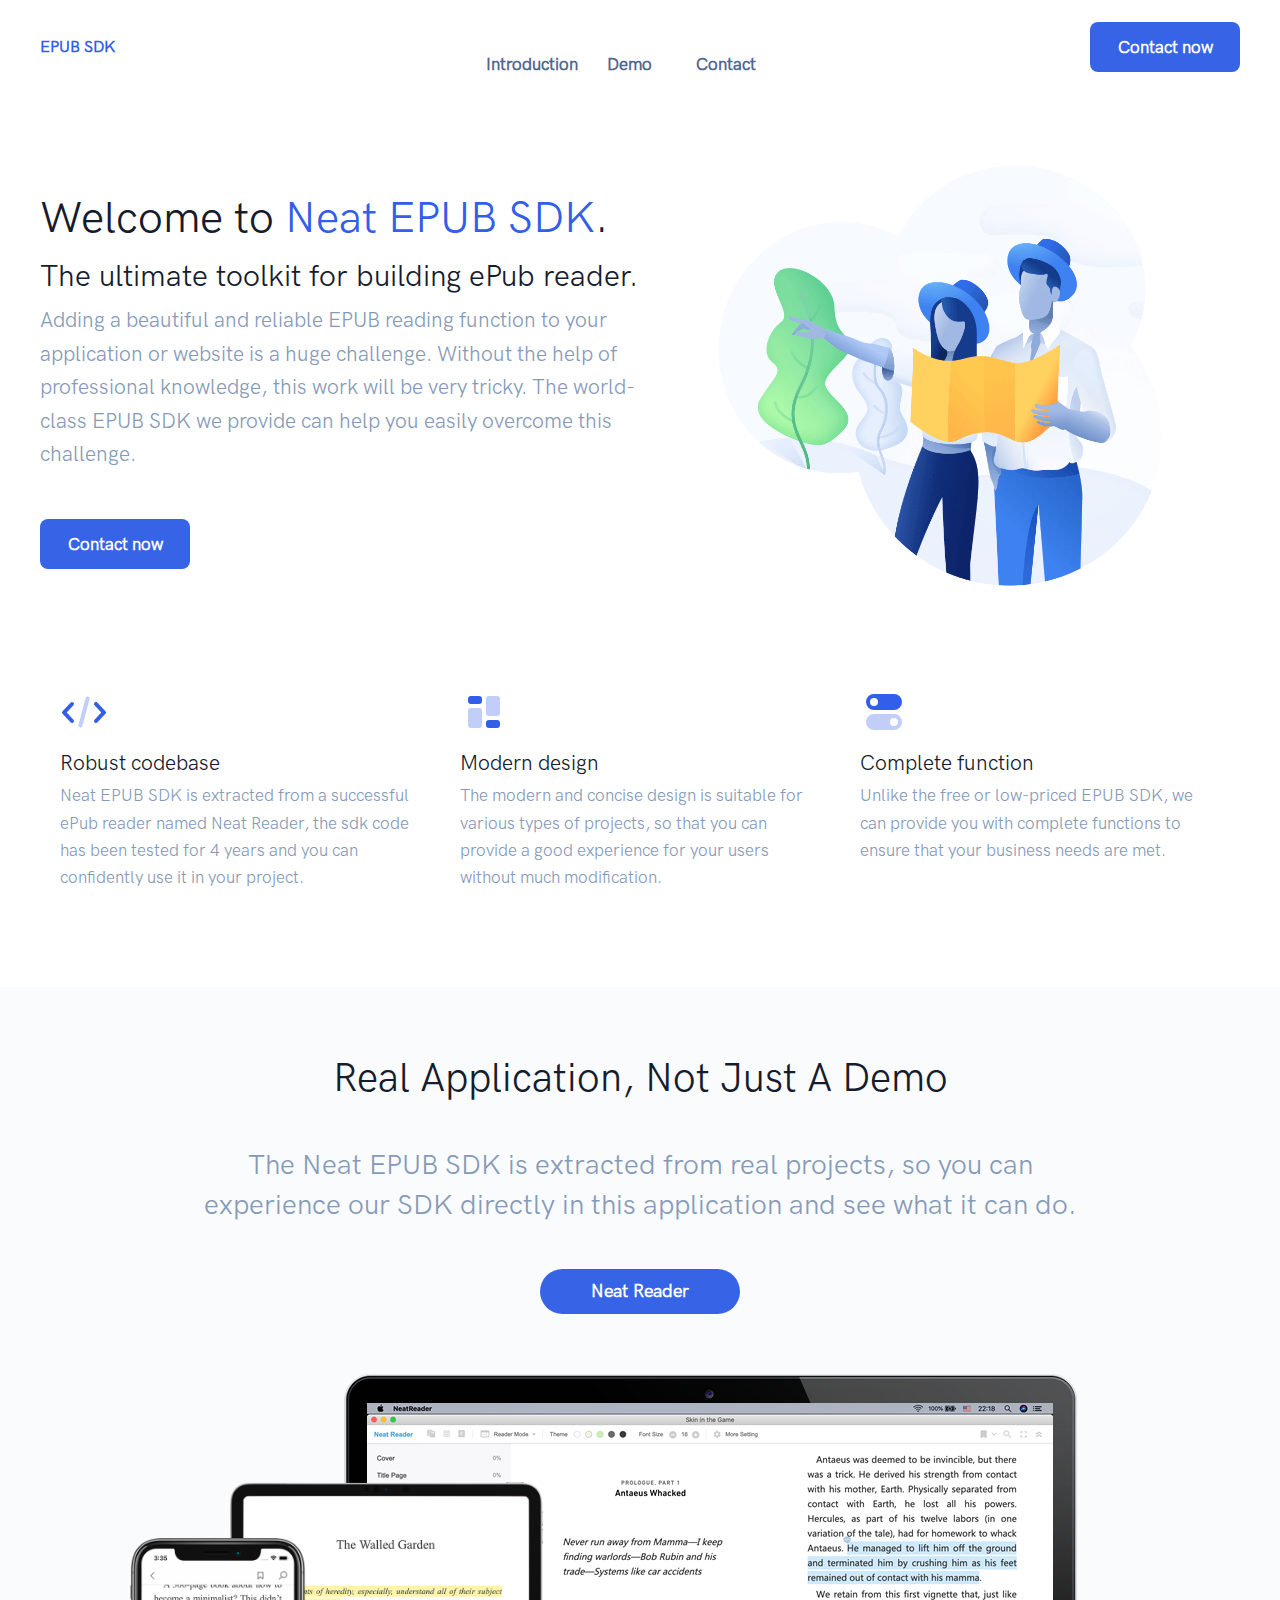
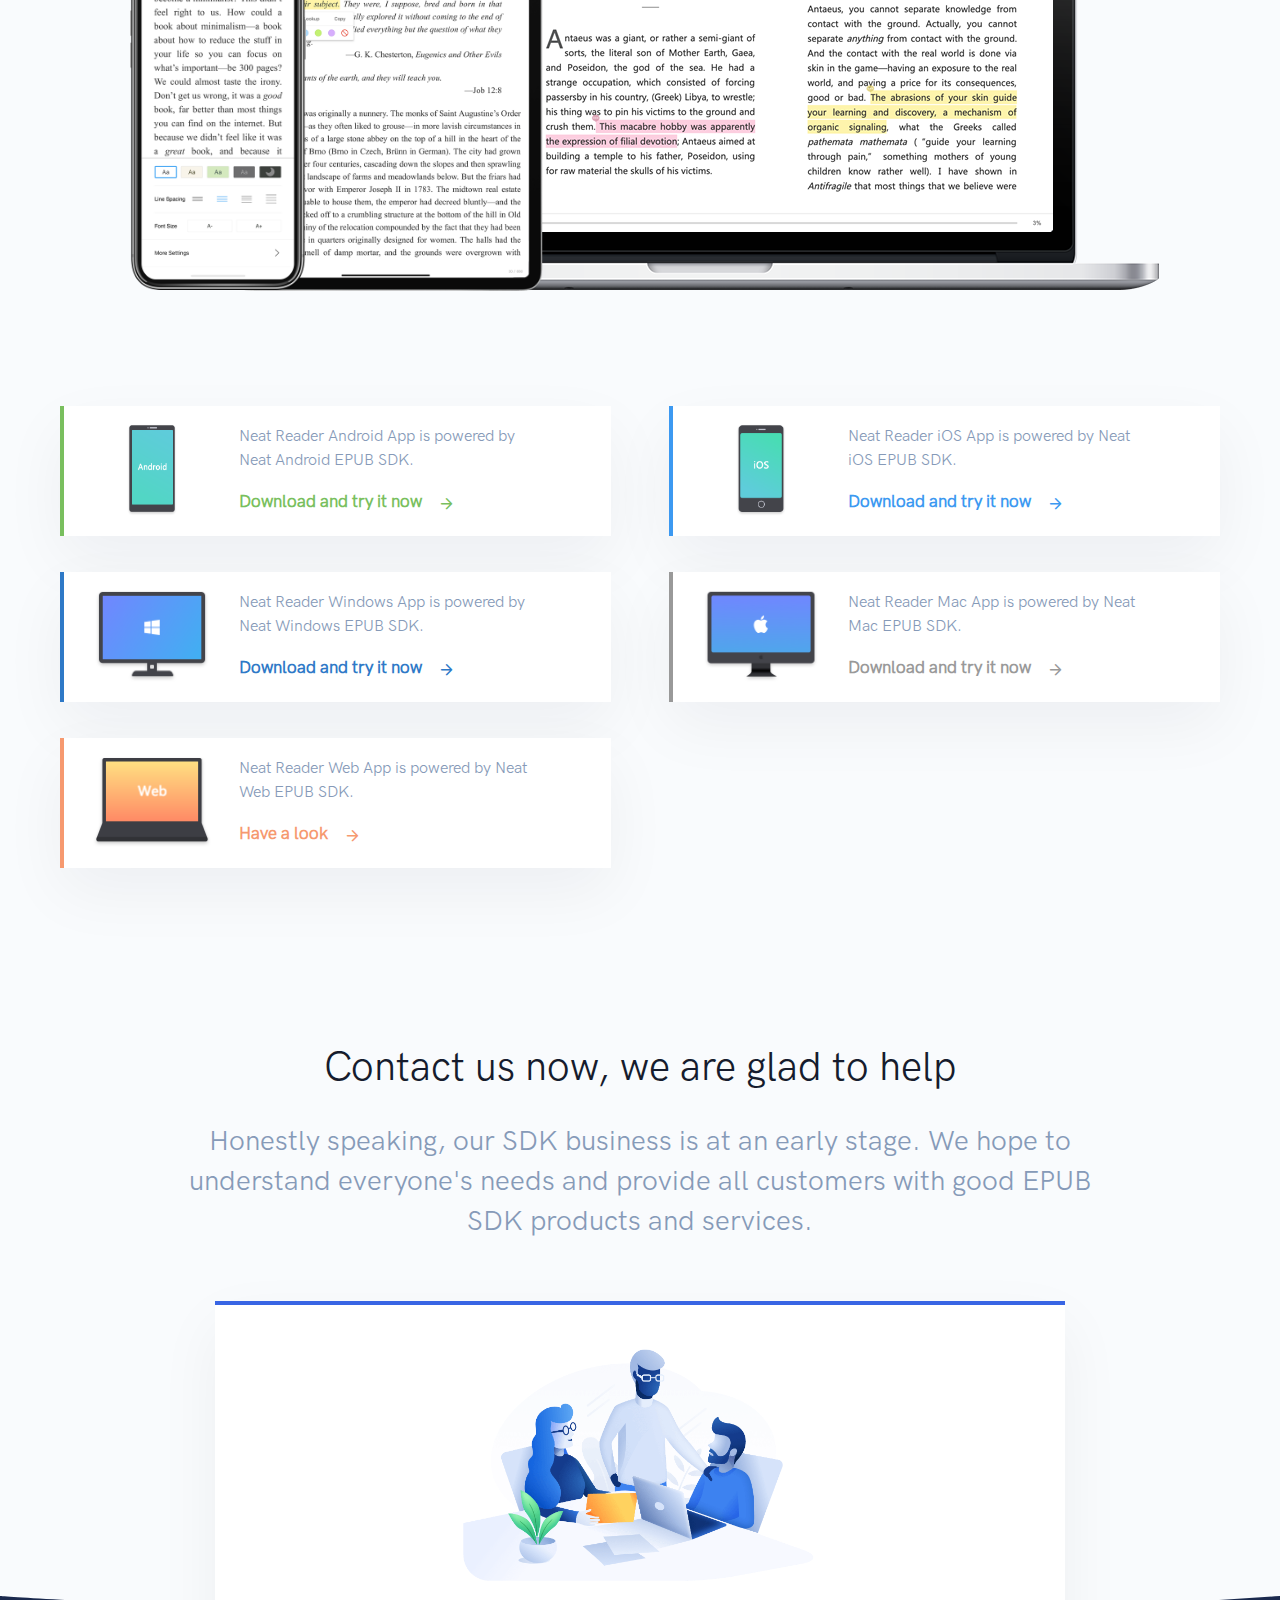
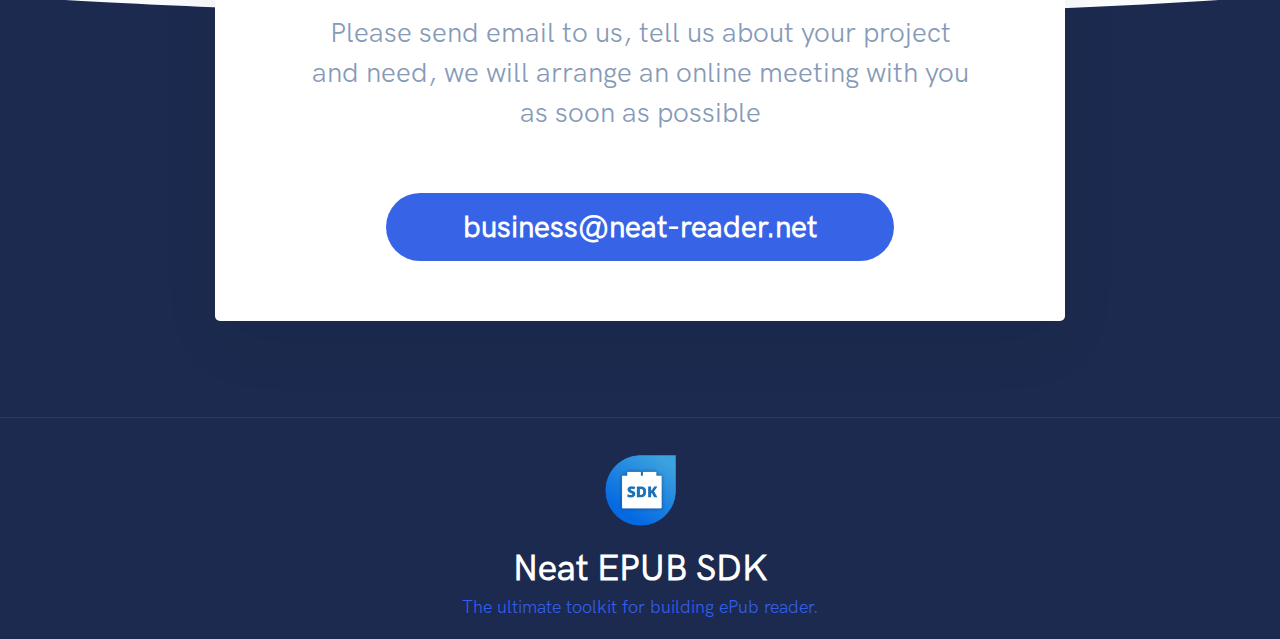
<file: index.html>
<!DOCTYPE html>
<html lang="en">
<head>
    <meta charset="UTF-8">
    <title>NEAT EPUB SDK | The Best EPUB Software Development Kit</title>
    <link rel="shortcut icon" type="image/x-icon" href="/favicon.ico?">
    <meta name="keywords"
          content="epub sdk, epub reader development, ios epub sdk, android epub sdk, web epub sdk, js epub sdk,windows epub sdk,best epub sdk,epubsdk">
    <meta name="description"
          content="Neat EPUB SDK comes from the widely acclaimed EPUB reader Neat Reader, which has withstood the test of the market and won the recognition of the majority of users. Whether you are developing an EPUB reader for Android, iOS, Web browser, or even Windows and Mac, we can provide you with corresponding solutions to help you win the success of the project.">
    <link rel="stylesheet" href="styles/index.css"/>
    <script>
        alert('Due to the adjustment of the company\'s business, SDK business is temporarily closed and the restart time is uncertain. Thank you.')
    </script>
</head>
<body>
<!--first-->
<div class="container-full">
    <div class="container">
        <section class="top-nav">
            <h1 class="logo"><a href="/">EPUB SDK</a></h1>
            <ul class="nav-wrap">
                <li class="nav-item"><a href="#category">Introduction</a></li>
<!--                <li class="nav-item"><a href="/demo/all.html">Demo</a></li>-->
                <li class="nav-item"><a href="#application-wrap">Demo</a></li>
                <li class="nav-item"><a href="#contact-wrap">Contact</a></li>
            </ul>
            <a href="#contact-wrap" class="contact-btn button">Contact now</a>
        </section>
        <section class="banner">
            <div class="center-align">
                <div class="left-info">
                    <h2 class="title">Welcome to <span>Neat EPUB SDK</span>.</h2>
                    <h3 class="sec-title">The ultimate toolkit for building ePub reader.</h3>
                    <p class="info-more">Adding a beautiful and reliable EPUB reading function to your application or
                        website is a huge challenge. Without the help of professional knowledge, this work will be very
                        tricky. The world-class EPUB SDK we provide can help you easily overcome this challenge.</p>
                    <div class="button-wrap">
                        <a href="#contact-wrap" class="info-button button">Contact now</a>
                    </div>
                </div>
                <div class="banner-img">
                    <img src="img/banner-1.png" alt="banner">
                </div>
            </div>
        </section>
        <section class="category" id="category">
            <div class="category-wrap">
                <div class="category-item">
                    <div class="icon-svg">
                        <svg width="24" height="24" viewBox="0 0 24 24" xmlns="http://www.w3.org/2000/svg">
                            <g fill="none" fill-rule="evenodd">
                                <path d="M0 0h24v24H0z"/>
                                <path d="M17.272 8.685a1 1 0 111.456-1.37l4 4.25a1 1 0 010 1.37l-4 4.25a1 1 0 01-1.456-1.37l3.355-3.565-3.355-3.565zm-10.544 0L3.373 12.25l3.355 3.565a1 1 0 01-1.456 1.37l-4-4.25a1 1 0 010-1.37l4-4.25a1 1 0 011.456 1.37z"
                                      fill="#335EEA"/>
                                <rect fill="#335EEA" opacity=".3" transform="rotate(15 12 12)" x="11" y="4" width="2"
                                      height="16" rx="1"/>
                            </g>
                        </svg>
                    </div>
                    <h3 class="item-title">Robust codebase</h3>
                    <p class="item-text">Neat EPUB SDK is extracted from a successful ePub reader named Neat Reader, the
                        sdk code has been tested for 4 years and you can confidently use it in your project.</p>
                </div>
                <div class="category-item">
                    <div class="icon-svg">
                        <svg width="24" height="24" viewBox="0 0 24 24" xmlns="http://www.w3.org/2000/svg">
                            <g fill="none" fill-rule="evenodd">
                                <path d="M0 0h24v24H0z"/>
                                <path d="M5.5 4h4A1.5 1.5 0 0111 5.5v1A1.5 1.5 0 019.5 8h-4A1.5 1.5 0 014 6.5v-1A1.5 1.5 0 015.5 4zm9 12h4a1.5 1.5 0 011.5 1.5v1a1.5 1.5 0 01-1.5 1.5h-4a1.5 1.5 0 01-1.5-1.5v-1a1.5 1.5 0 011.5-1.5z"
                                      fill="#335EEA"/>
                                <path d="M5.5 10h4a1.5 1.5 0 011.5 1.5v7A1.5 1.5 0 019.5 20h-4A1.5 1.5 0 014 18.5v-7A1.5 1.5 0 015.5 10zm9-6h4A1.5 1.5 0 0120 5.5v7a1.5 1.5 0 01-1.5 1.5h-4a1.5 1.5 0 01-1.5-1.5v-7A1.5 1.5 0 0114.5 4z"
                                      fill="#335EEA" opacity=".3"/>
                            </g>
                        </svg>
                    </div>
                    <h3 class="item-title">Modern design</h3>
                    <p class="item-text">The modern and concise design is suitable for various types of projects, so
                        that you can provide a good experience for your users without much modification.</p>
                </div>
                <div class="category-item">
                    <div class="icon-svg">
                        <svg width="24" height="24" viewBox="0 0 24 24" xmlns="http://www.w3.org/2000/svg">
                            <g fill="none" fill-rule="evenodd">
                                <path d="M0 0h24v24H0z"/>
                                <path d="M7 3h10a4 4 0 110 8H7a4 4 0 110-8zm0 6a2 2 0 100-4 2 2 0 000 4z"
                                      fill="#335EEA"/>
                                <path d="M7 13h10a4 4 0 110 8H7a4 4 0 110-8zm10 6a2 2 0 100-4 2 2 0 000 4z"
                                      fill="#335EEA" opacity=".3"/>
                            </g>
                        </svg>
                    </div>
                    <h3 class="item-title">Complete function</h3>
                    <p class="item-text">Unlike the free or low-priced EPUB SDK, we can provide you with complete
                        functions to ensure that your business needs are met.</p>
                </div>
            </div>
        </section>
    </div>
</div>
<!--second-->
<div class="container-wrap">
    <div class="container">
        <section class="application-wrap" id="application-wrap">
            <h2 class="title">Real Application, Not Just A Demo</h2>
            <h3 class="message">The Neat EPUB SDK is extracted from real projects, so you can experience our SDK
                directly in this application and see what it can do.</h3>
            <div class="button-box">
                <a href="https://www.neat-reader.com" target="_blank" class="button">Neat Reader</a>
            </div>
        </section>
        <section class="device-wrap">
            <div class="device-1">
                <img src="img/device-1.png" alt="mobile">
            </div>
            <div class="device-2">
                <img src="img/device-2.png" alt="pad">
            </div>
            <div class="device-3">
                <img src="img/device-3.png" alt="desk">
            </div>
        </section>
        <section class="device-full">
            <div class="device-item">
                <div class="device-box color-1">
                    <div class="box-left">
                        <img style="width: 50px" src="img/device-icon-1.png" alt="Android" class="device-img">
                    </div>
                    <div class="box-right">
                        <h3 class="device-title">Neat Reader Android App is powered by Neat Android EPUB SDK.</h3>
                        <a href="https://www.neat-reader.com/downloads/android" class="device-link" target="_blank">Download
                            and try it now <i class="fe fe-arrow-right ml-3"></i></a>
                    </div>
                </div>
                <div class="device-box color-2">
                    <div class="box-left">
                        <img style="width: 50px" src="img/device-icon-2.png" alt="iOS" class="device-img">
                    </div>
                    <div class="box-right">
                        <h3 class="device-title">Neat Reader iOS App is powered by Neat iOS EPUB SDK.</h3>
                        <a href="https://www.neat-reader.com/downloads/ios" class="device-link" target="_blank">Download
                            and try it now <i class="fe fe-arrow-right ml-3"></i></a>
                    </div>
                </div>
            </div>
            <div class="device-item">
                <div class="device-box color-3">
                    <div class="box-left">
                        <img src="img/device-icon-3.png" alt="Windows" class="device-img">
                    </div>
                    <div class="box-right">
                        <h3 class="device-title">Neat Reader Windows App is powered by Neat Windows EPUB SDK.</h3>
                        <a href="https://www.neat-reader.com/downloads/windows" class="device-link" target="_blank">Download
                            and try it now <i class="fe fe-arrow-right ml-3"></i></a>
                    </div>
                </div>
                <div class="device-box color-4">
                    <div class="box-left">
                        <img src="img/device-icon-4.png" alt="Mac" class="device-img">
                    </div>
                    <div class="box-right">
                        <h3 class="device-title">Neat Reader Mac App is powered by Neat Mac EPUB SDK.</h3>
                        <a href="https://www.neat-reader.com/downloads/mac" class="device-link" target="_blank">Download
                            and try it now <i class="fe fe-arrow-right ml-3"></i></a>
                    </div>
                </div>
            </div>
            <div class="device-item">
                <div class="device-box color-5">
                    <div class="box-left">
                        <img src="img/device-icon-5.png" alt="Web" class="device-img">
                    </div>
                    <div class="box-right">
                        <h3 class="device-title">Neat Reader Web App is powered by Neat Web EPUB SDK.</h3>
                        <a href="https://www.neat-reader.com/downloads/web" class="device-link" target="_blank">Have a
                            look <i class="fe fe-arrow-right ml-3"></i></a>
                    </div>
                </div>
                <div class="device-box" style="visibility: hidden"></div>
            </div>
        </section>
        <section class="contact-wrap" id="contact-wrap">
            <h2 class="contact-title">Contact us now, we are glad to help</h2>
            <p class="contact-info">Honestly speaking, our SDK business is at an early stage. We hope to understand
                everyone's needs and provide all customers with good EPUB SDK products and services.</p>
        </section>
        <section class="contact-full">
            <div class="contact-card">
                <div class="card-top">
                    <img src="img/contact-us.png" alt="contact">
                </div>
                <p class="card-info">Please send email to us, tell us about your project and need, we will arrange an
                    online meeting with you as soon as possible</p>
                <a href="mailto:business@neat-reader.net" class="card-link">business@neat-reader.net</a>
            </div>
        </section>
    </div>
</div>
<div class="container-wrap mt-n16">
    <div class="shape shape-bottom shape-fluid-x svg-shim text-dark">
        <svg viewBox="0 0 2880 48" fill="none" xmlns="http://www.w3.org/2000/svg">
            <path d="M0 48h2880V0h-720C1442.5 52 720 0 720 0H0v48z" fill="currentColor"/>
        </svg>
    </div>
</div>
<div class="pt-16 bg-dark">
    <footer class="border-gray-800-50">
        <div class="container-footer">
            <div class="footer-logo">
                <img src="img/footer-logo.png" alt="logo">
            </div>
            <h2 class="footer-title">Neat EPUB SDK</h2>
            <p class="footer-info"><a href="/demo/all.html">The ultimate toolkit for building ePub reader.</a></p>
        </div>
    </footer>
</div>
</body>
</html>
</file>
<file: styles/index.css>
@import "base.css";
@import "fonts/Feather/feather.css";
@import "fonts/HKGroteskPro/HKGroteskPro.css";

.container-full{
    width: 100%;
    background: #fff;
}
.container{
    width: 1200px;
    margin: 0 auto;
}
.container .top-nav{
    display: flex;
    flex-direction: row;
    justify-content: space-between;
    box-sizing: border-box;
    height: 50px;
    line-height: 50px;
    margin-top: 22px;
}
.container .top-nav .logo{
    flex: 0 0 88px;
    font-weight: 700;
    font-size: 16px;
    line-height: 50px;
}
.container .top-nav .nav-wrap{
    display: flex;
    flex: 0 0 330px;
    flex-direction: row;
    color: #506690;
    font-size: 17px;
    font-weight: 600;
}
.container .top-nav .nav-wrap a{
    color: #506690;
}
.container .top-nav .nav-wrap a:hover{
    color: #335eea;
}
.container .top-nav .nav-wrap .nav-item{
    flex: 1;
    text-align: center;
    list-style-type: none;
}
.container .button{
    flex: 0 0 150px;
    line-height: 50px;
    background: #3764e7;
    color: #fff;
    border-radius: 8px;
    text-align: center;
    font-size: 17px;
    font-weight: 600;
    transition: box-shadow .25s ease,transform .25s ease,-webkit-transform .25s ease;
}
.container .button:hover {
    box-shadow: 0 1rem 2.5rem rgba(22,28,45,.1),0 .5rem 1rem -.75rem rgba(22,28,45,.1)!important;
    -webkit-transform: translate3d(0,-3px,0);
    transform: translate3d(0,-3px,0);
}

.container .banner{
    padding-top: 90px;
}
.container .center-align{
    height: 430px;
    display: flex;
    flex-wrap: wrap;
    align-items: center!important;
}
.container .banner-img{
    flex: 0 0 50%;
    max-width: 50%;
    height: 100%;
    width: 100%;
    padding-right: 20px;
    padding-left: 20px;
}

.container .banner-img img{
    display: block;
    height: 100%;
    margin-left: auto;
    margin-right: auto;
}
.container .left-info{
    flex: 0 0 50%;
    max-width: 50%;
}
.container .left-info .title{
    font-weight: 400;
    font-size: 44px;
    line-height: 64px;
    color: #161C2D;
}
.container .left-info .title span{
    color: #335EEA;
}
.container .left-info .sec-title{
    font-weight: 400;
    font-size: 30px;
    line-height: 54px;
    color: #161C2D;
}
.container .left-info .info-more{
    font-weight: 400;
    font-size: 21px;
    line-height: 33.6px;
    color: #869AB8;
    margin-bottom: 48px;
}
.container .left-info .button-wrap{
    display: flex;
    flex-direction: row;
    height: 50px;
}

.container .category{
    padding-top: 96px;
    padding-bottom: 96px;
}
.container .category-wrap{
    display: flex;
    flex-direction: row;
}
.container .category-item{
    display: flex;
    flex-direction: column;
    flex: 1;
    padding: 0 20px;
}
.container .category-item .icon-svg{
    color: #335eea;
    margin-bottom: 12px;
}
.container .category-item .icon-svg > svg{
    width: 48px;
    height: 48px;
}
.container .category-item .item-title{
    line-height: 1.4;
    margin-bottom: 5px;
}
.container .category-item .item-text{
    color: #869ab8;
    font-size: 17px;
    font-weight: 400;
}

.container-wrap{
    background: #f9fbfd;
}
.container .application-wrap{
    padding-top: 60px;
    padding-bottom: 60px;
}
.container .application-wrap .title{
    font-weight: 400;
    font-size: 40px;
    color: #161C2D;
    text-align: center;
    line-height: 60px;
    padding-bottom: 38px;
}
.container .application-wrap .message{
    font-size: 28px;
    font-weight: 400;
    line-height: 40px;
    color: #869AB8;
    text-align: center;
    padding-left: 150px;
    padding-right: 150px;
    padding-bottom: 44px;
}
.container .application-wrap .button-box{
    display: flex;
    flex-direction: row;
    align-items: center;
    justify-content: center;
    height: 45px;
}
.container .application-wrap .button-box .button{
    flex: 0 0 200px;
    line-height: 45px;
    background: #3764e7;
    color: #fff;
    border-radius: 40px;
    text-align: center;
    font-size: 18px;
    font-weight: 700;
    transition: box-shadow .25s ease,transform .25s ease,-webkit-transform .25s ease;
}
.container .application-wrap .button-box .button .button:hover {
    box-shadow: 0 1rem 2.5rem rgba(22,28,45,.1),0 .5rem 1rem -.75rem rgba(22,28,45,.1)!important;
    -webkit-transform: translate3d(0,-3px,0);
    transform: translate3d(0,-3px,0);
}
.container .device-wrap{
    position: relative;
    box-sizing: border-box;
    padding-left: 90px;
    padding-right: 80px;
    width: 1200px;
    height: 516px;
    margin-bottom: 116px;
}
.container .device-wrap > div{
    position: absolute;
}
.container .device-wrap > div > img{
    display: block;
    width: 100%;
}
.container .device-wrap .device-1{
    left: 90px;
    bottom: 0;
    width: 176px;
    height: 352px;
    z-index: 3;
}
.container .device-wrap .device-2{
    left: 190px;
    bottom: -34px;
    width: 313px;
    height: 442px;
    z-index: 2;
}
.container .device-wrap .device-3{
    left: 220px;
    bottom: 0;
    width: 899px;
    height: 516px;
    z-index: 1;
}

.container .device-full{
    display: flex;
    flex-direction: column;
    padding-bottom: 132px;
}
.container .device-item{
    display: flex;
    flex-direction: row;
    flex: 1;
    height: 130px;
    padding-left: 20px;
    padding-right: 20px;
    margin-bottom: 36px;
}
.container .device-item .device-box{
    position: relative;
    flex: 1;
    display: flex;
    flex-direction: row;
    padding-left: 35px;
    padding-right: 30px;
    height: 130px;
    background: #fff;
    box-shadow: 0 1.5rem 4rem rgba(22,28,45,.05);
    transition: box-shadow .25s ease,transform .25s ease,-webkit-transform .25s ease;
}
.container .device-item .device-box:before{
    content: '';
    position: absolute;
    top: 0;
    left: 0;
    width: 4px;
    height: 100%;
}
.container .device-item .device-box:hover{
    box-shadow: 0 2rem 5rem rgba(22,28,45,.1),0 .5rem 1rem -.75rem rgba(22,28,45,.05)!important;
    -webkit-transform: translate3d(0,-5px,0);
    transform: translate3d(0,-5px,0);
    cursor: pointer;
}
.container .device-item .device-box:nth-of-type(even){
    margin-left: 29px;
}
.container .device-item .device-box:nth-of-type(odd){
    margin-right: 29px;
}
.container .device-item .device-box.color-1:before{background: #79bf5e;}
.container .device-item .device-box.color-2:before{background: #3c99f1;}
.container .device-item .device-box.color-3:before{background: #2e79c7;}
.container .device-item .device-box.color-4:before{background: #999999;}
.container .device-item .device-box.color-5:before{background: #f6996f;}
.container .device-item .device-box.color-1 .device-link{color: #79bf5e;}
.container .device-item .device-box.color-2 .device-link{color: #3c99f1;}
.container .device-item .device-box.color-3 .device-link{color: #2e79c7;}
.container .device-item .device-box.color-4 .device-link{color: #999999;}
.container .device-item .device-box.color-5 .device-link{color: #f6996f;}
.device-link:hover{text-decoration:underline; }
.container .device-item .box-left{
    display: flex;
    /*flex: 0 0 114px;*/
    justify-content: center;
    align-items: center;
    width: 114px;
    padding-top: 18px;
    padding-bottom: 20px;
    text-align: center;
}
.container .device-item .box-left .device-img{
    display: block;
    height: 100%;
    margin-left: 0;
    margin-right: 0;
}
.container .device-item .box-right{
    flex: 0 0 336px;
    display: flex;
    flex-direction: column;
    padding-top: 18px;
    padding-bottom: 20px;
    padding-left: 30px;
}
.container .device-item .box-right .device-title{
    font-weight: 400;
    font-size: 16px;
    color: #869AB8;
    line-height: 24px;
    padding-bottom: 16px;
}
.container .device-item .box-right .device-link{
    display: inline-block;
    vertical-align: middle;
    font-weight: 600;
    font-size: 17px;
    line-height: 27.2px;
}
.ml-3{
    margin-left: .75rem!important;
    display: inline-block;
    vertical-align: middle;
}

.container .contact-wrap{
    padding-left: 120px;
    padding-right: 120px;
    text-align: center;
}
.container .contact-wrap .contact-title{
    font-weight: 400;
    font-size: 40px;
    line-height: 60px;
    color: #161C2D;
    padding-bottom: 25px;
}
.container .contact-wrap .contact-info{
    font-weight: 400;
    font-size: 28px;
    line-height: 40px;
    color: #869AB8;
    text-align: center;
}

.container .contact-full{
    padding-top: 60px;
    padding-bottom: 96px;
}
.container .contact-full .contact-card{
    position: relative;
    display: flex;
    flex-direction: column;
    justify-content: center;
    width: 850px;
    margin-left: auto;
    margin-right: auto;
    background: #fff;
    box-shadow: 0 1.5rem 4rem rgba(22,28,45,.05)!important;
    padding-top: 46px;
    padding-bottom: 60px;
    z-index: 1;
    border-radius: 5px;
}
.container .contact-full .contact-card:before{
    content: '';
    position: absolute;
    top: 0;
    left: 0;
    width: 100%;
    height: 4px;
    background: #3865e4;
}
.container .contact-full .card-top{
    height: 236px;
    margin-bottom: 30px;
    text-align: center;
}
.container .contact-full .card-top > img{
    display: block;
    height: 100%;
    margin-left: auto;
    margin-right: auto;
}
.container .contact-full .card-info{
    font-weight: 400;
    font-size: 28px;
    line-height: 40px;
    color: #869AB8;
    text-align: center;
    padding-left: 90px;
    padding-right: 90px;
    padding-bottom: 60px;
}
.container .contact-full .card-link{
    display: block;
    width: 508px;
    height: 68px;
    line-height: 68px;
    background: #3764e7;
    border-radius: 40px;
    text-align: center;
    font-weight: 700;
    transition: box-shadow .25s ease,transform .25s ease,-webkit-transform .25s ease;
    margin-left: auto;
    margin-right: auto;
    font-size: 30px;
    color: #FFFFFF;
}
.container .contact-full .card-link:hover {
    box-shadow: 0 1rem 2.5rem rgba(22,28,45,.1),0 .5rem 1rem -.75rem rgba(22,28,45,.1)!important;
    -webkit-transform: translate3d(0,-3px,0);
    transform: translate3d(0,-3px,0);
}

.mt-n16{
    position: relative;
    margin-top: -400px;
}
.shape:not([class*=shape-blur]) {
    overflow: hidden;
}
.shape-bottom {
    right: 0;
    bottom: 0;
    left: 0;
    z-index: 0;
}
.shape {
    position: absolute;
    pointer-events: none;
}
.text-dark {
    color: #1b2a4e!important;
}
.shape:not([class*=shape-blur])>* {
    -webkit-transform: scale(2);
    transform: scale(2);
}
.shape-fluid-x>* {
    width: 100%;
    height: auto;
}
.shape-bottom>* {
    -webkit-transform-origin: top center;
    transform-origin: top center;
}
.shape>* {
    display: block;
}
svg {
    overflow: hidden;
    vertical-align: middle;
}

.pt-16{
    background-color: #1b2a4e!important;
}
.pt-16.bg-dark{
    padding-top: 400px;
}
.pt-16 .border-gray-800-50{
    border-top: 1px solid rgba(56,76,116,.5);
    background-color: #1b2a4e;
}
.container-footer{
    width: 1200px;
    margin-left: auto;
    margin-right: auto;
    text-align: center;
    padding-top: 36px;
    padding-bottom: 20px;
}
.container-footer .footer-logo{
    width: 73px;
    height: 73px;
    margin-left: auto;
    margin-right: auto;
}
.container-footer .footer-logo img{
    display: block;
    width: 100%;
}
.container-footer .footer-title{
    font-weight: 700;
    font-size: 36px;
    line-height: 42px;
    color: #FFFFFF;
    text-align: center;
    padding-bottom: 6px;
    padding-top: 20px;
}
.container-footer .footer-info{
    font-size: 18px;
    font-weight: 400;
    color: #506690;
    line-height: 24px;
    text-align: center;
}
</file>
